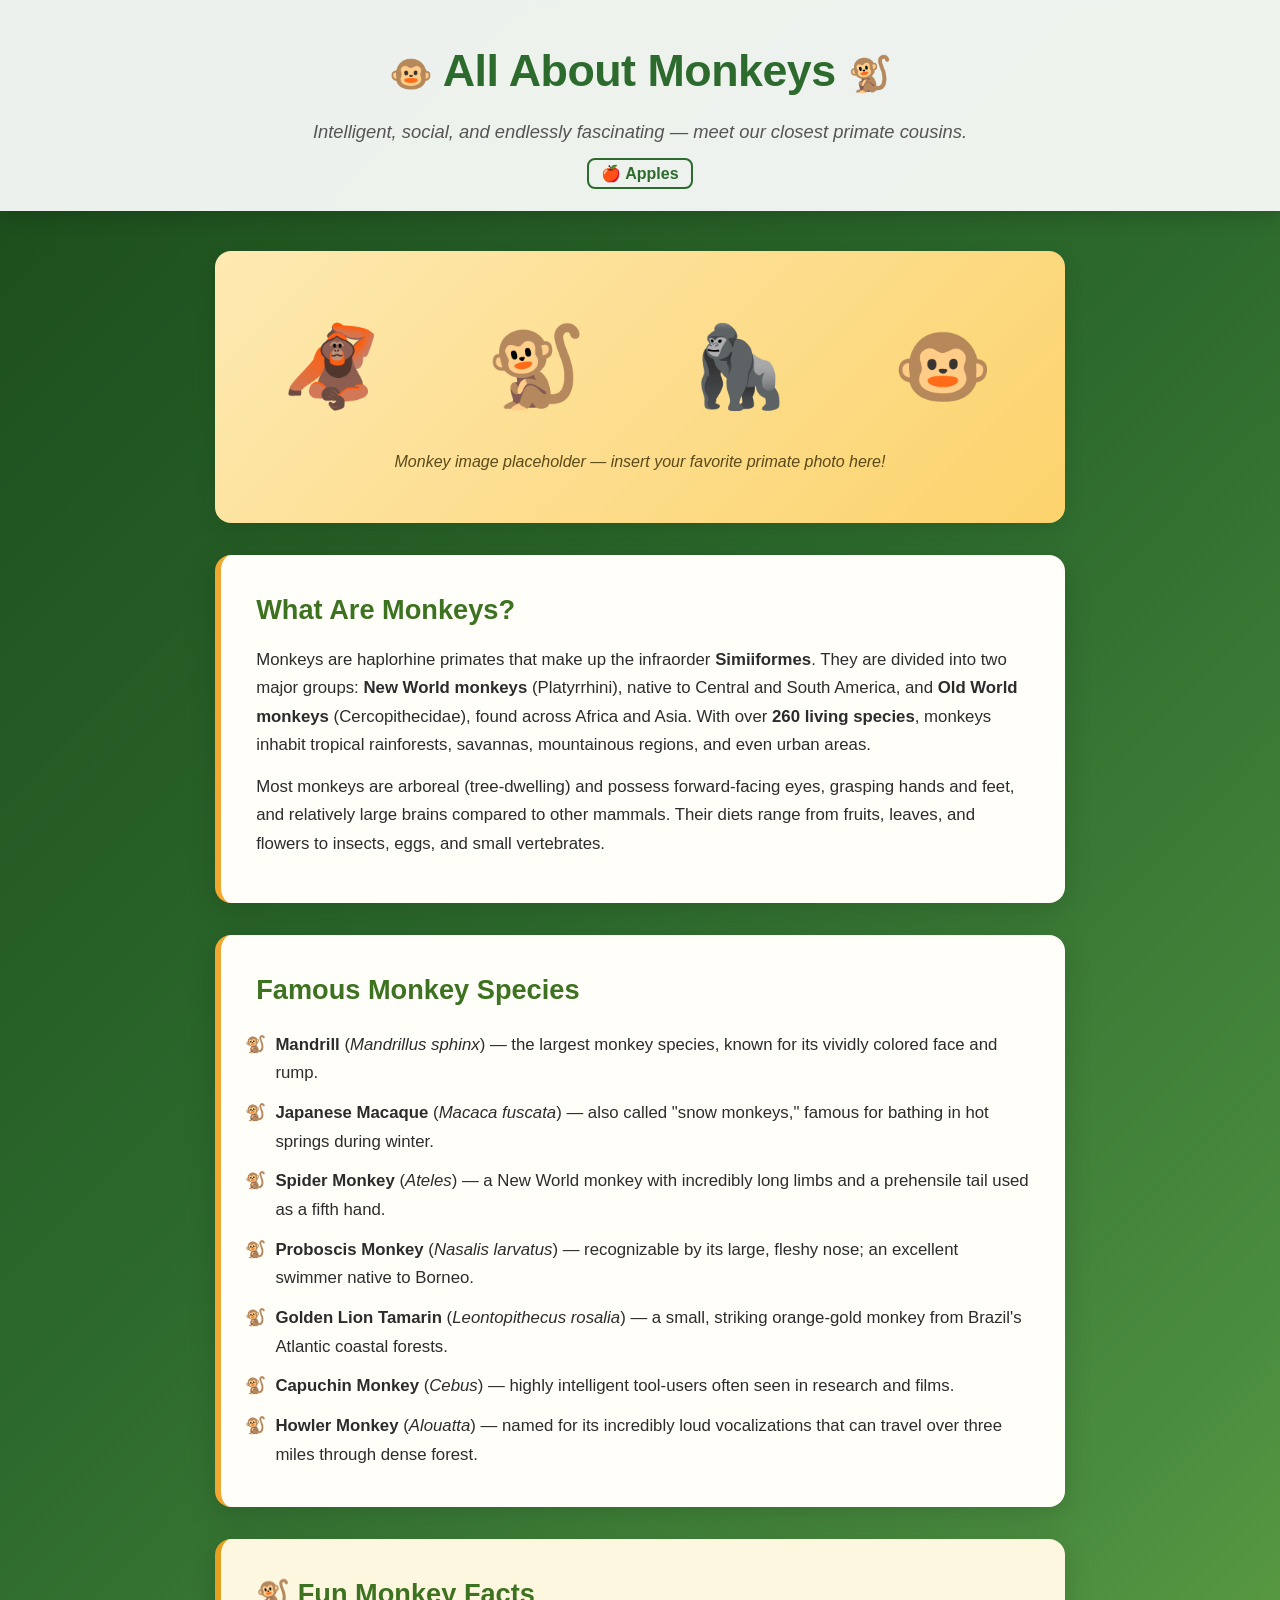
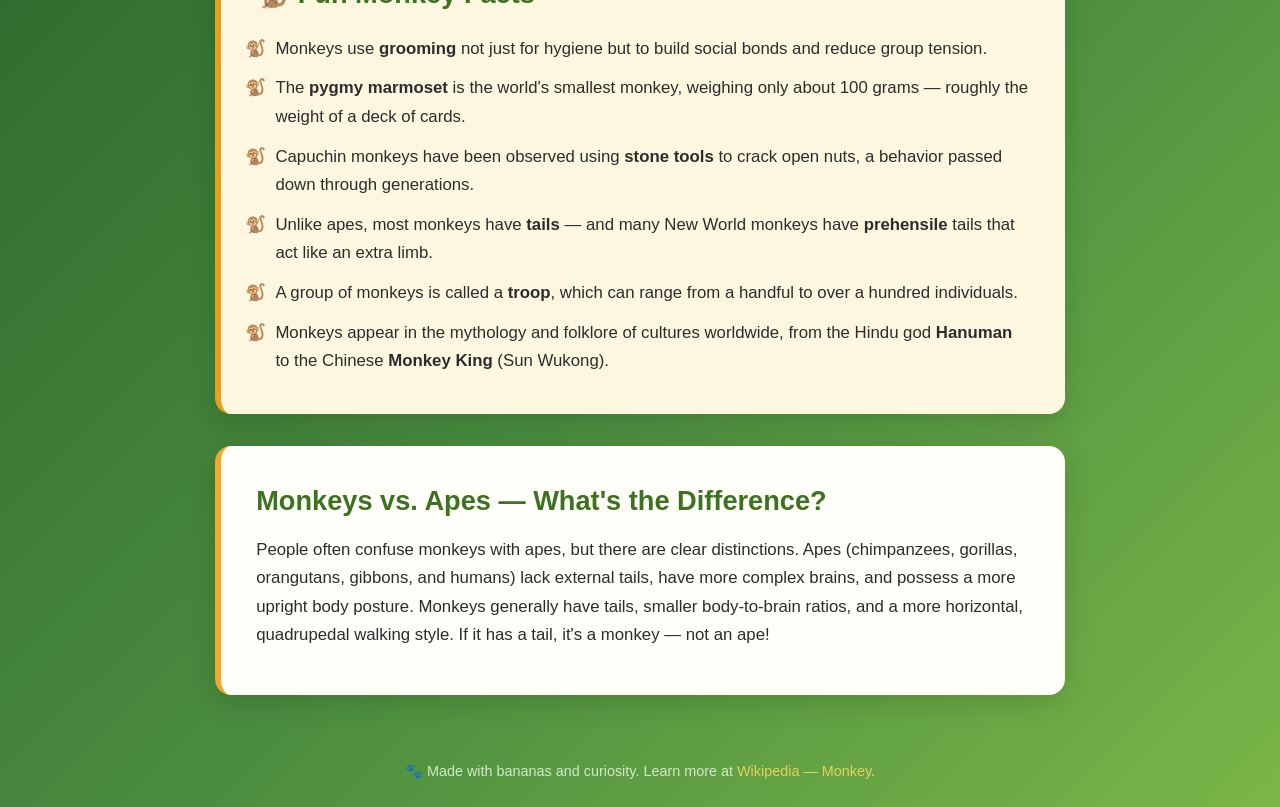
<file: static/index.html>
<!DOCTYPE html>
<html lang="en">
<head>
  <meta charset="UTF-8">
  <meta name="viewport" content="width=device-width, initial-scale=1.0">
  <title>Monkeys — The Clever Primates</title>
  <link rel="stylesheet" href="/static/css/styles.css">
  <style>
    body {
      background: linear-gradient(135deg, #1a4a1a 0%, #2d6a2d 40%, #4a8c3f 70%, #7ab648 100%);
    }

    header h1 {
      color: #2d6a2d;
    }

    nav a {
      color: #2d6a2d;
      border-color: #2d6a2d;
    }

    nav a:hover {
      background: #2d6a2d;
      color: #fff;
    }

    .card {
      border-left: 6px solid #f0a830;
    }

    .card h2 {
      color: #3d7220;
    }

    .card ul {
      list-style: "🐒  ";
    }

    .image-placeholder {
      background: linear-gradient(135deg, #fee9b2, #fcd36c);
    }

    .image-placeholder p {
      color: #5a4a1a;
    }

    .fun-fact {
      background: #fef7e0;
      border-left-color: #e6a020;
    }

    footer {
      color: #eaf7e0;
    }
  </style>
</head>
<body>

  <header>
    <h1><span>🐵</span> All About Monkeys <span>🐒</span></h1>
    <p>Intelligent, social, and endlessly fascinating — meet our closest primate cousins.</p>
    <nav>
      <a href="apples.html">🍎 Apples</a>
    </nav>
  </header>

  <main>

    <section class="image-placeholder">
      <div class="emoji-row">
        🦧 &ensp; 🐒 &ensp; 🦍 &ensp; 🐵
      </div>
      <p><em>Monkey image placeholder — insert your favorite primate photo here!</em></p>
    </section>

    <section class="card">
      <h2>What Are Monkeys?</h2>
      <p>
        Monkeys are haplorhine primates that make up the infraorder <strong>Simiiformes</strong>.
        They are divided into two major groups: <strong>New World monkeys</strong> (Platyrrhini),
        native to Central and South America, and <strong>Old World monkeys</strong> (Cercopithecidae),
        found across Africa and Asia. With over <strong>260 living species</strong>, monkeys
        inhabit tropical rainforests, savannas, mountainous regions, and even urban areas.
      </p>
      <p>
        Most monkeys are arboreal (tree-dwelling) and possess forward-facing eyes, grasping
        hands and feet, and relatively large brains compared to other mammals. Their diets
        range from fruits, leaves, and flowers to insects, eggs, and small vertebrates.
      </p>
    </section>

    <section class="card">
      <h2>Famous Monkey Species</h2>
      <ul>
        <li><strong>Mandrill</strong> (<em>Mandrillus sphinx</em>) — the largest monkey species, known for its vividly colored face and rump.</li>
        <li><strong>Japanese Macaque</strong> (<em>Macaca fuscata</em>) — also called "snow monkeys," famous for bathing in hot springs during winter.</li>
        <li><strong>Spider Monkey</strong> (<em>Ateles</em>) — a New World monkey with incredibly long limbs and a prehensile tail used as a fifth hand.</li>
        <li><strong>Proboscis Monkey</strong> (<em>Nasalis larvatus</em>) — recognizable by its large, fleshy nose; an excellent swimmer native to Borneo.</li>
        <li><strong>Golden Lion Tamarin</strong> (<em>Leontopithecus rosalia</em>) — a small, striking orange-gold monkey from Brazil's Atlantic coastal forests.</li>
        <li><strong>Capuchin Monkey</strong> (<em>Cebus</em>) — highly intelligent tool-users often seen in research and films.</li>
        <li><strong>Howler Monkey</strong> (<em>Alouatta</em>) — named for its incredibly loud vocalizations that can travel over three miles through dense forest.</li>
      </ul>
    </section>

    <section class="card fun-fact">
      <h2>🐒 Fun Monkey Facts</h2>
      <ul>
        <li>Monkeys use <strong>grooming</strong> not just for hygiene but to build social bonds and reduce group tension.</li>
        <li>The <strong>pygmy marmoset</strong> is the world's smallest monkey, weighing only about 100 grams — roughly the weight of a deck of cards.</li>
        <li>Capuchin monkeys have been observed using <strong>stone tools</strong> to crack open nuts, a behavior passed down through generations.</li>
        <li>Unlike apes, most monkeys have <strong>tails</strong> — and many New World monkeys have <strong>prehensile</strong> tails that act like an extra limb.</li>
        <li>A group of monkeys is called a <strong>troop</strong>, which can range from a handful to over a hundred individuals.</li>
        <li>Monkeys appear in the mythology and folklore of cultures worldwide, from the Hindu god <strong>Hanuman</strong> to the Chinese <strong>Monkey King</strong> (Sun Wukong).</li>
      </ul>
    </section>

    <section class="card">
      <h2>Monkeys vs. Apes — What's the Difference?</h2>
      <p>
        People often confuse monkeys with apes, but there are clear distinctions. Apes
        (chimpanzees, gorillas, orangutans, gibbons, and humans) lack external tails, have
        more complex brains, and possess a more upright body posture. Monkeys generally
        have tails, smaller body-to-brain ratios, and a more horizontal, quadrupedal
        walking style. If it has a tail, it's a monkey — not an ape!
      </p>
    </section>

  </main>

  <footer>
    <p>🐾 Made with bananas and curiosity. Learn more at
      <a href="https://en.wikipedia.org/wiki/Monkey" target="_blank" rel="noopener">Wikipedia — Monkey</a>.
    </p>
  </footer>

</body>
</html>
</file>
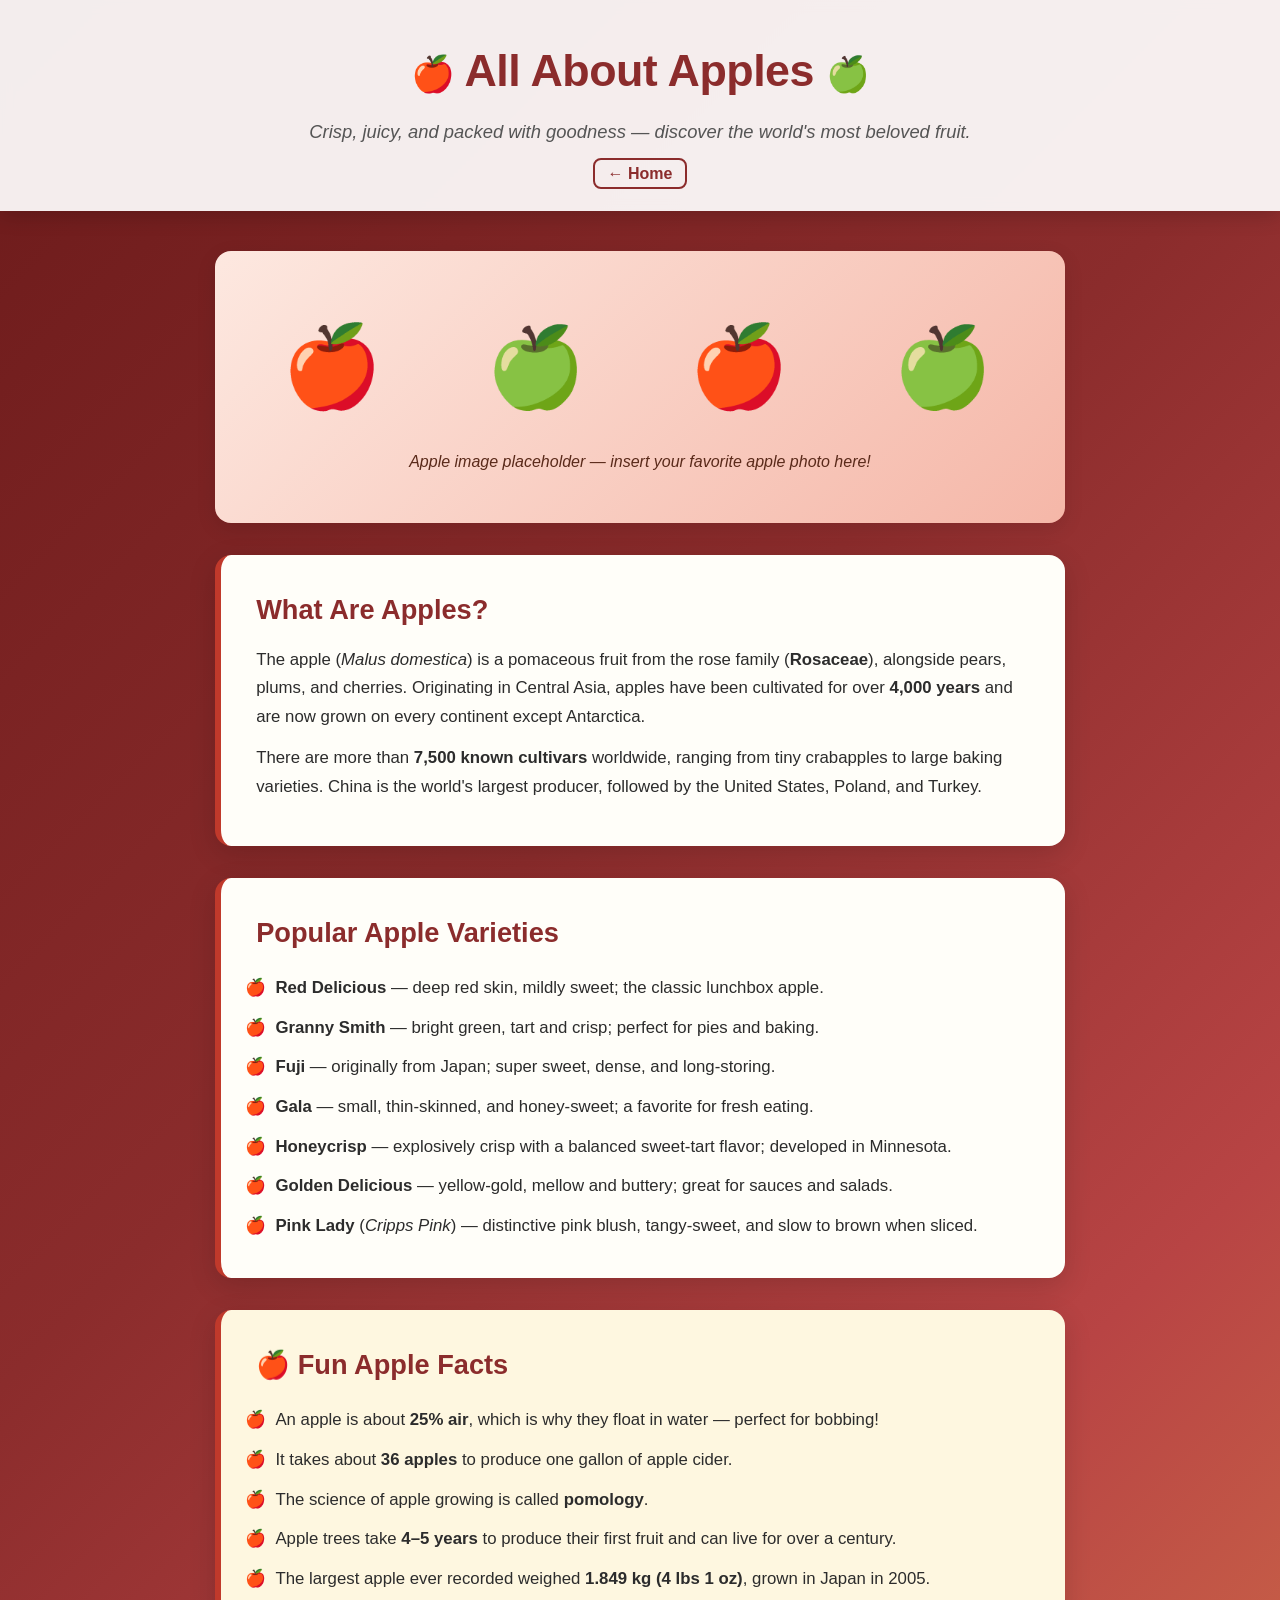
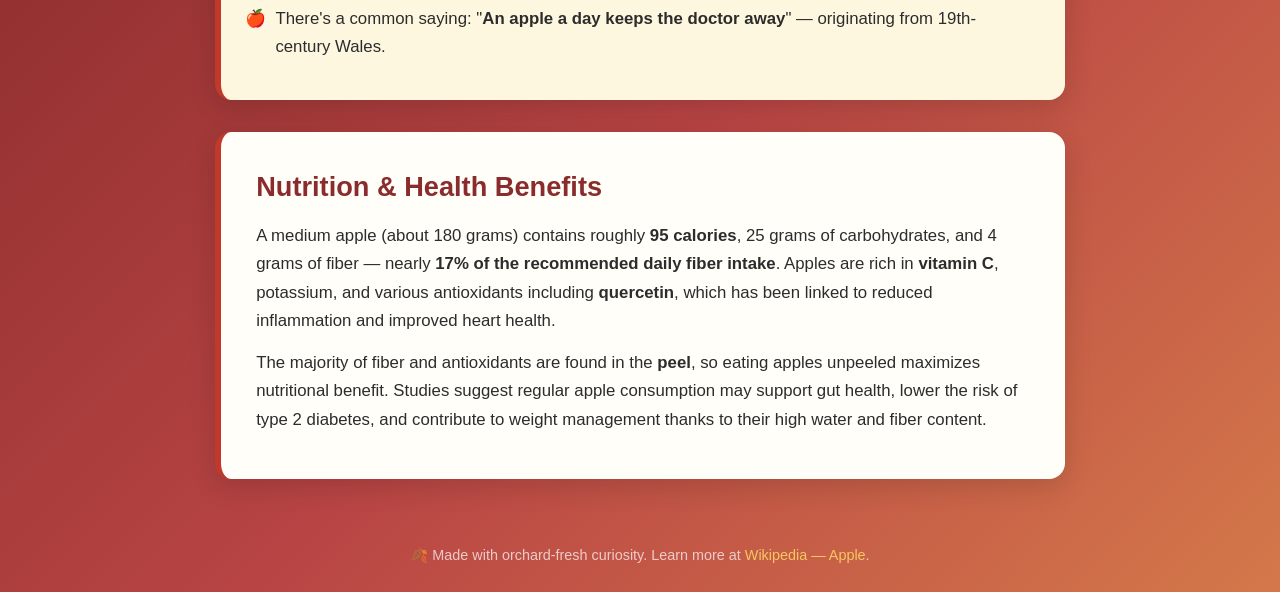
<file: static/apples.html>
<!DOCTYPE html>
<html lang="en">
<head>
  <meta charset="UTF-8">
  <meta name="viewport" content="width=device-width, initial-scale=1.0">
  <title>Apples — Nature's Perfect Snack</title>
  <link rel="stylesheet" href="/static/css/styles.css">
  <style>
    body {
      background: linear-gradient(135deg, #6b1a1a 0%, #8b2c2c 40%, #b84444 70%, #d4784a 100%);
    }

    header h1 {
      color: #8b2c2c;
    }

    nav a {
      color: #8b2c2c;
      border-color: #8b2c2c;
    }

    nav a:hover {
      background: #8b2c2c;
      color: #fff;
    }

    .card {
      border-left: 6px solid #c0392b;
    }

    .card h2 {
      color: #8b2c2c;
    }

    .card ul {
      list-style: "🍎  ";
    }

    .image-placeholder {
      background: linear-gradient(135deg, #fde8e0, #f5b7a8);
    }

    .image-placeholder p {
      color: #5a2a1a;
    }

    .fun-fact {
      background: #fef7e0;
      border-left-color: #c0392b;
    }

    footer {
      color: #f7e0e0;
    }
  </style>
</head>
<body>

  <header>
    <h1><span>🍎</span> All About Apples <span>🍏</span></h1>
    <p>Crisp, juicy, and packed with goodness — discover the world's most beloved fruit.</p>
    <nav>
      <a href="index.html">← Home</a>
    </nav>
  </header>

  <main>

    <section class="image-placeholder">
      <div class="emoji-row">
        🍎 &ensp; 🍏 &ensp; 🍎 &ensp; 🍏
      </div>
      <p><em>Apple image placeholder — insert your favorite apple photo here!</em></p>
    </section>

    <section class="card">
      <h2>What Are Apples?</h2>
      <p>
        The apple (<em>Malus domestica</em>) is a pomaceous fruit from the rose family
        (<strong>Rosaceae</strong>), alongside pears, plums, and cherries. Originating in
        Central Asia, apples have been cultivated for over <strong>4,000 years</strong> and
        are now grown on every continent except Antarctica.
      </p>
      <p>
        There are more than <strong>7,500 known cultivars</strong> worldwide, ranging from
        tiny crabapples to large baking varieties. China is the world's largest producer,
        followed by the United States, Poland, and Turkey.
      </p>
    </section>

    <section class="card">
      <h2>Popular Apple Varieties</h2>
      <ul>
        <li><strong>Red Delicious</strong> — deep red skin, mildly sweet; the classic lunchbox apple.</li>
        <li><strong>Granny Smith</strong> — bright green, tart and crisp; perfect for pies and baking.</li>
        <li><strong>Fuji</strong> — originally from Japan; super sweet, dense, and long-storing.</li>
        <li><strong>Gala</strong> — small, thin-skinned, and honey-sweet; a favorite for fresh eating.</li>
        <li><strong>Honeycrisp</strong> — explosively crisp with a balanced sweet-tart flavor; developed in Minnesota.</li>
        <li><strong>Golden Delicious</strong> — yellow-gold, mellow and buttery; great for sauces and salads.</li>
        <li><strong>Pink Lady</strong> (<em>Cripps Pink</em>) — distinctive pink blush, tangy-sweet, and slow to brown when sliced.</li>
      </ul>
    </section>

    <section class="card fun-fact">
      <h2>🍎 Fun Apple Facts</h2>
      <ul>
        <li>An apple is about <strong>25% air</strong>, which is why they float in water — perfect for bobbing!</li>
        <li>It takes about <strong>36 apples</strong> to produce one gallon of apple cider.</li>
        <li>The science of apple growing is called <strong>pomology</strong>.</li>
        <li>Apple trees take <strong>4–5 years</strong> to produce their first fruit and can live for over a century.</li>
        <li>The largest apple ever recorded weighed <strong>1.849 kg (4 lbs 1 oz)</strong>, grown in Japan in 2005.</li>
        <li>There's a common saying: "<strong>An apple a day keeps the doctor away</strong>" — originating from 19th-century Wales.</li>
      </ul>
    </section>

    <section class="card">
      <h2>Nutrition &amp; Health Benefits</h2>
      <p>
        A medium apple (about 180 grams) contains roughly <strong>95 calories</strong>,
        25 grams of carbohydrates, and 4 grams of fiber — nearly <strong>17% of the
        recommended daily fiber intake</strong>. Apples are rich in <strong>vitamin C</strong>,
        potassium, and various antioxidants including <strong>quercetin</strong>, which has
        been linked to reduced inflammation and improved heart health.
      </p>
      <p>
        The majority of fiber and antioxidants are found in the <strong>peel</strong>, so
        eating apples unpeeled maximizes nutritional benefit. Studies suggest regular apple
        consumption may support gut health, lower the risk of type 2 diabetes, and contribute
        to weight management thanks to their high water and fiber content.
      </p>
    </section>

  </main>

  <footer>
    <p>🍂 Made with orchard-fresh curiosity. Learn more at
      <a href="https://en.wikipedia.org/wiki/Apple" target="_blank" rel="noopener">Wikipedia — Apple</a>.
    </p>
  </footer>

</body>
</html>
</file>
<file: static/css/styles.css>
/* Shared styles for static pages — ticket #34 architecture */

* {
  margin: 0;
  padding: 0;
  box-sizing: border-box;
}

body {
  font-family: "Segoe UI", "Helvetica Neue", Arial, sans-serif;
  color: #2c2c2c;
  min-height: 100vh;
  line-height: 1.7;
  display: flex;
  flex-direction: column;
  align-items: center;
}

header {
  background: rgba(255, 255, 255, 0.92);
  backdrop-filter: blur(6px);
  width: 100%;
  padding: 2rem 1.5rem 1.5rem;
  text-align: center;
  box-shadow: 0 4px 20px rgba(0, 0, 0, 0.18);
}

header h1 {
  font-size: 2.8rem;
  letter-spacing: -0.5px;
}

header h1 span {
  font-size: 2.2rem;
}

header p {
  margin-top: 0.5rem;
  font-size: 1.15rem;
  color: #555;
  font-style: italic;
}

nav {
  margin-top: 0.8rem;
}

nav a {
  text-decoration: none;
  font-weight: 600;
  font-size: 1rem;
  padding: 0.3rem 0.8rem;
  border: 2px solid;
  border-radius: 8px;
  transition: background 0.2s, color 0.2s;
}

main {
  max-width: 850px;
  width: 90%;
  margin: 2.5rem auto;
  display: flex;
  flex-direction: column;
  gap: 2rem;
}

.card {
  background: #fffef9;
  border-radius: 16px;
  padding: 2rem 2.2rem;
  box-shadow: 0 8px 28px rgba(0, 0, 0, 0.14);
}

.card h2 {
  font-size: 1.7rem;
  margin-bottom: 0.75rem;
}

.card p {
  margin-bottom: 0.8rem;
  font-size: 1.05rem;
}

.card ul {
  padding-left: 1.2rem;
  margin-top: 0.4rem;
}

.card li {
  padding: 0.35rem 0;
  font-size: 1.05rem;
}

.image-placeholder {
  border-radius: 16px;
  padding: 3rem 1.5rem;
  text-align: center;
  font-size: 5rem;
  box-shadow: 0 6px 20px rgba(0, 0, 0, 0.10);
  user-select: none;
}

.image-placeholder .emoji-row {
  letter-spacing: 0.3rem;
}

.image-placeholder p {
  margin-top: 0.8rem;
  font-size: 1rem;
}

footer {
  text-align: center;
  padding: 1.5rem 1rem;
  font-size: 0.9rem;
  opacity: 0.85;
}

footer a {
  color: #ffd966;
  text-decoration: none;
}

footer a:hover {
  text-decoration: underline;
}

@media (max-width: 550px) {
  header h1 {
    font-size: 2rem;
  }
  .card {
    padding: 1.4rem 1.2rem;
  }
}
</file>
